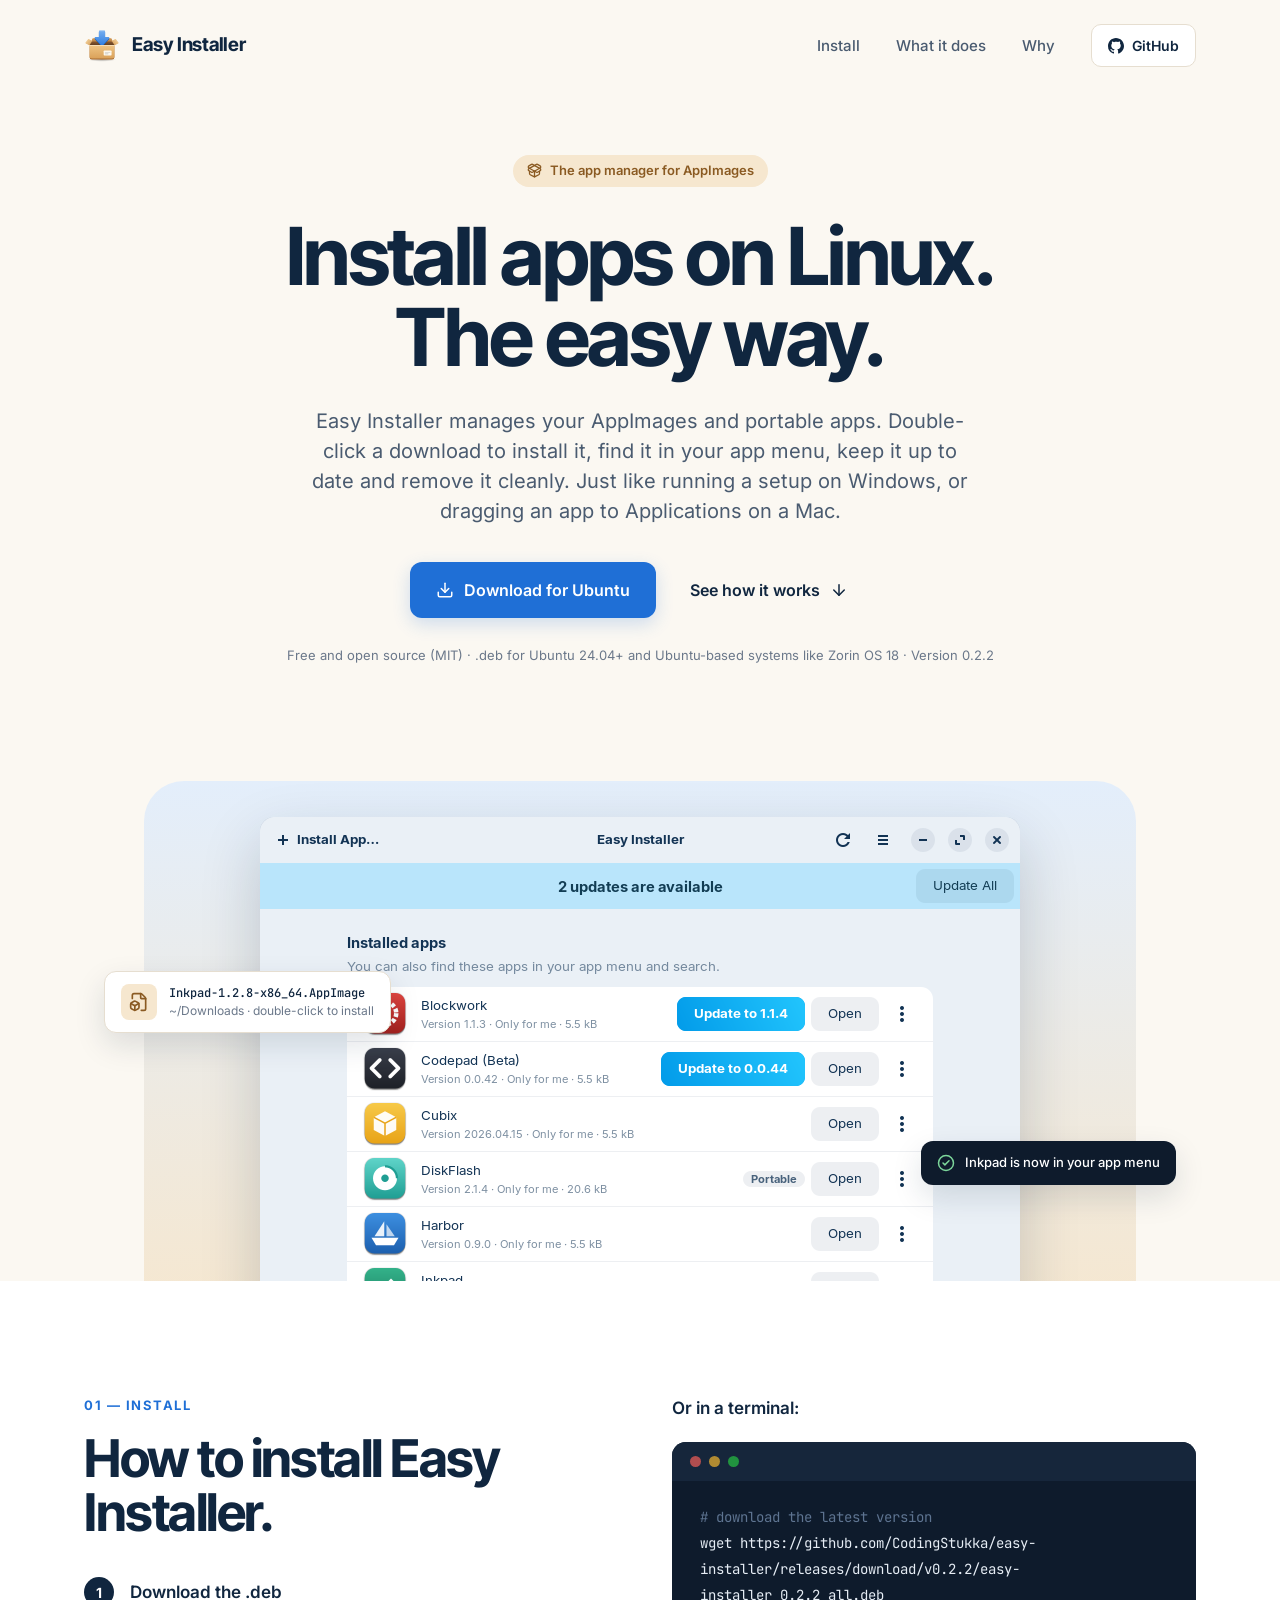
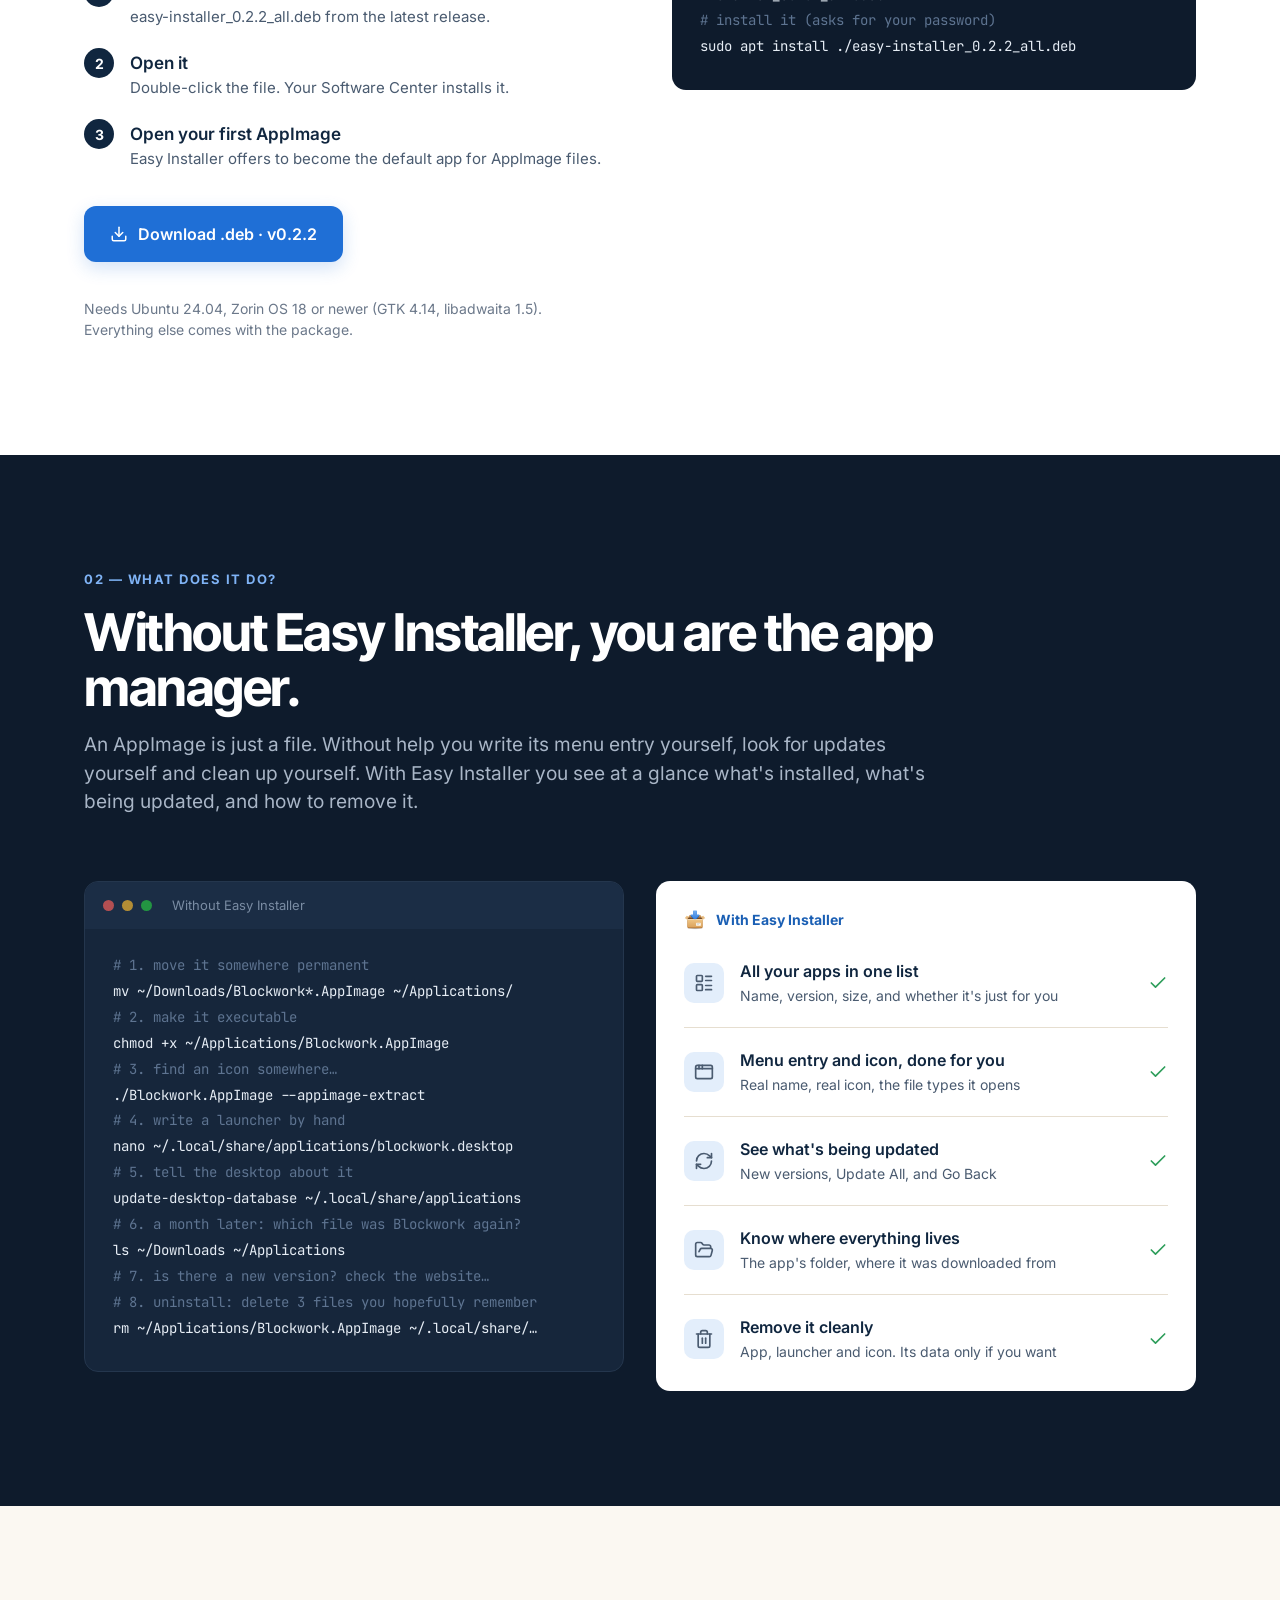
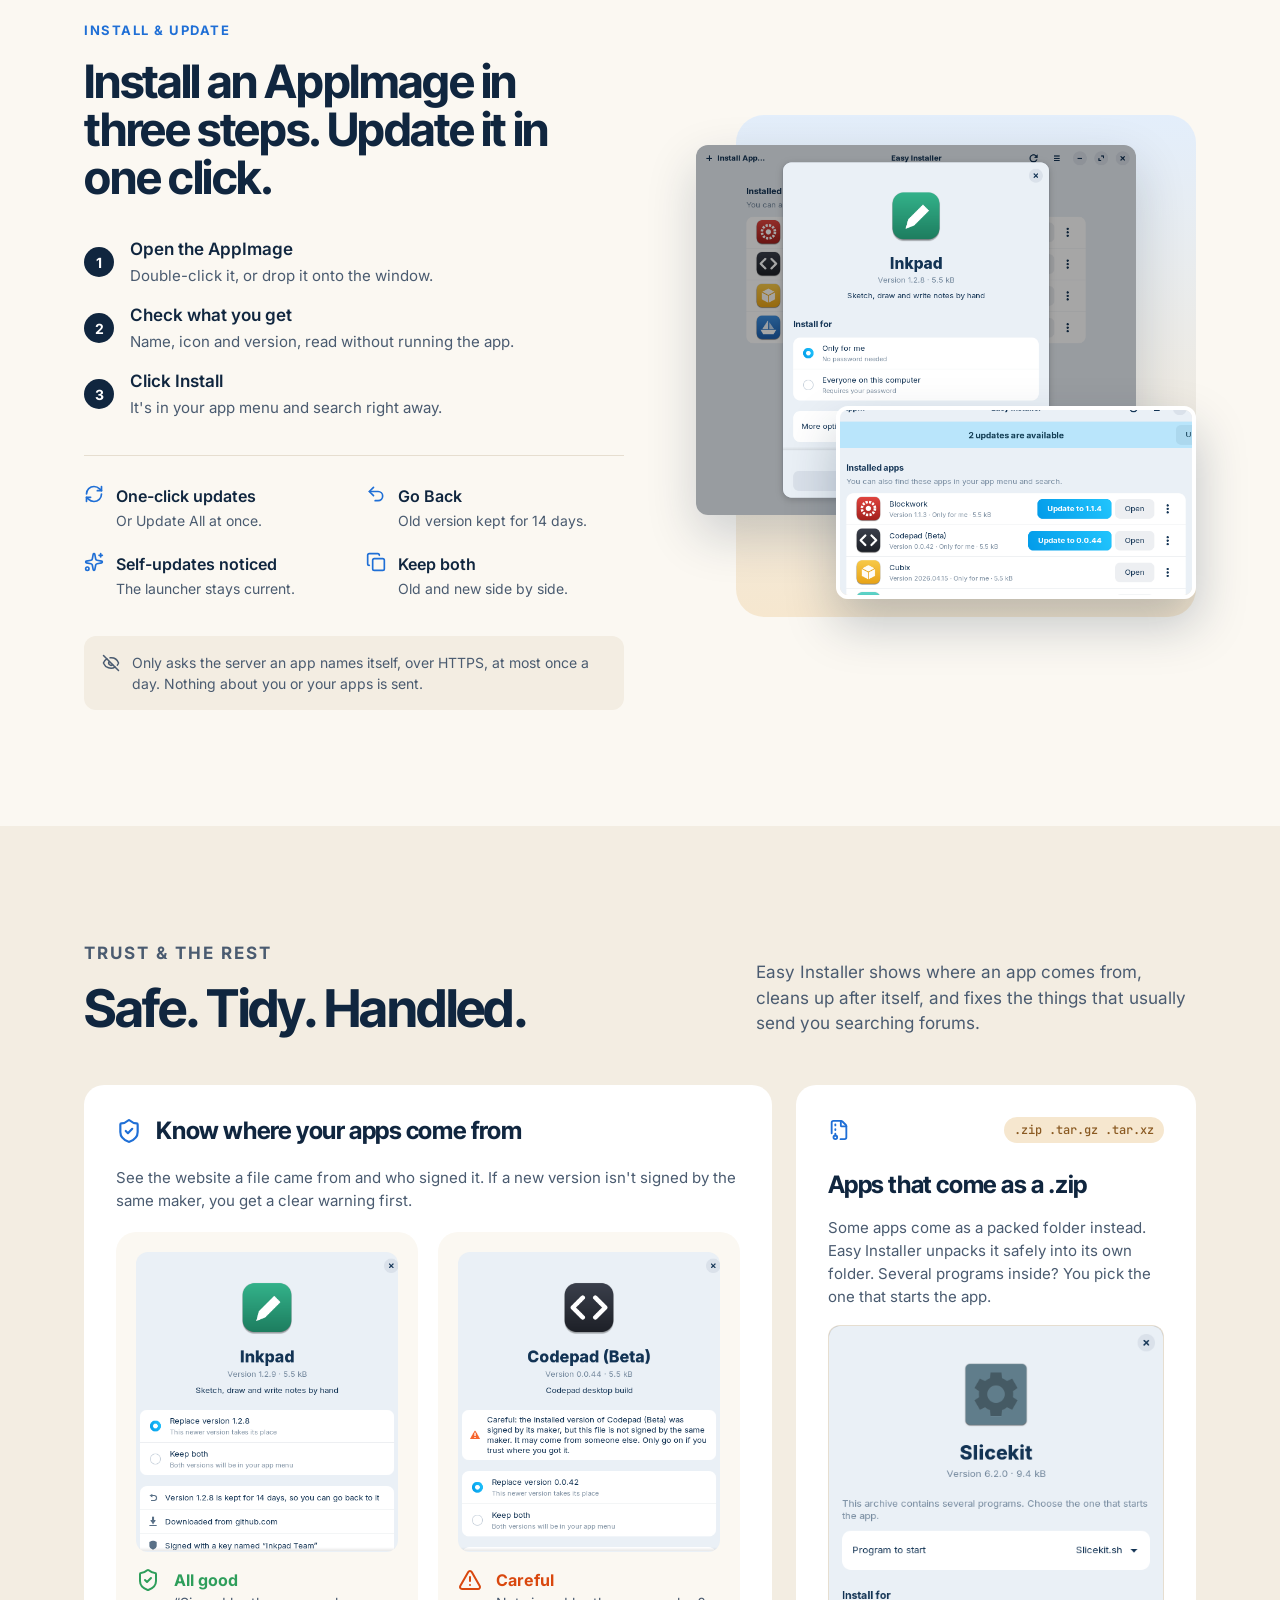
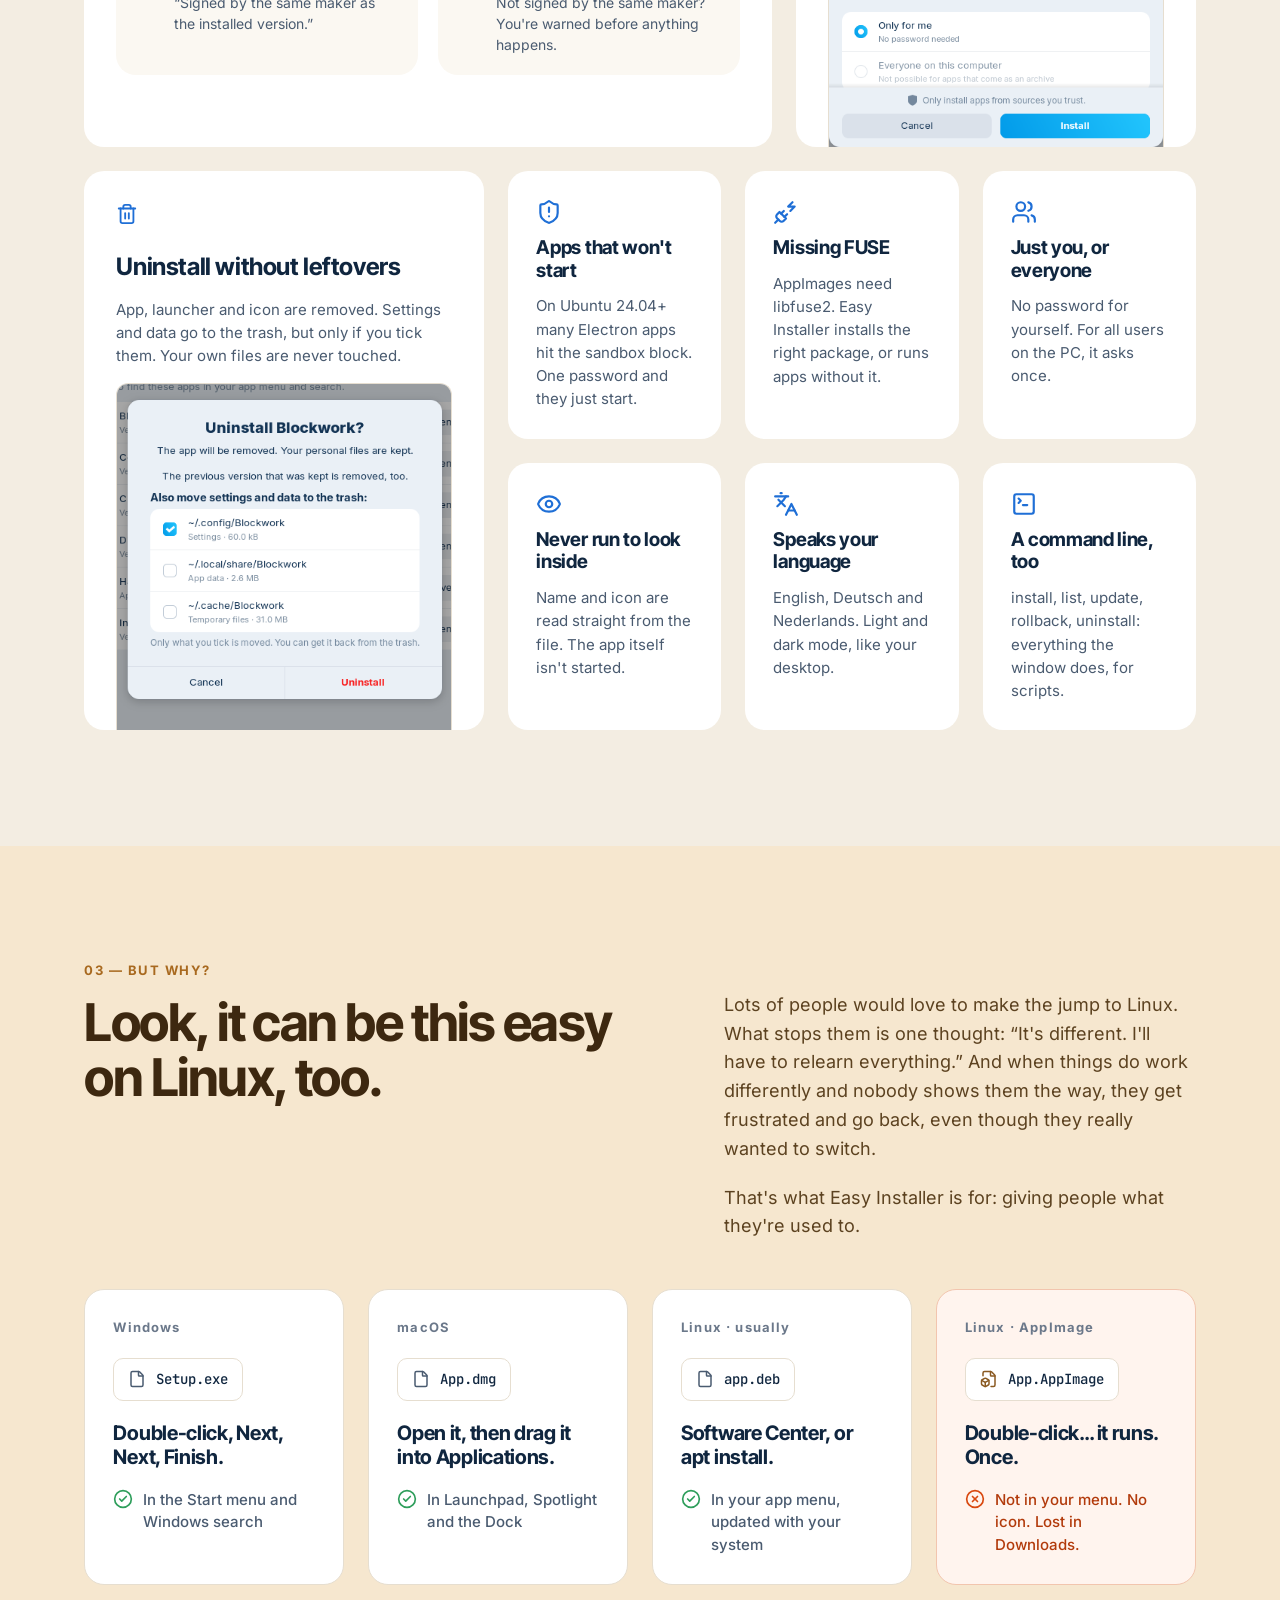
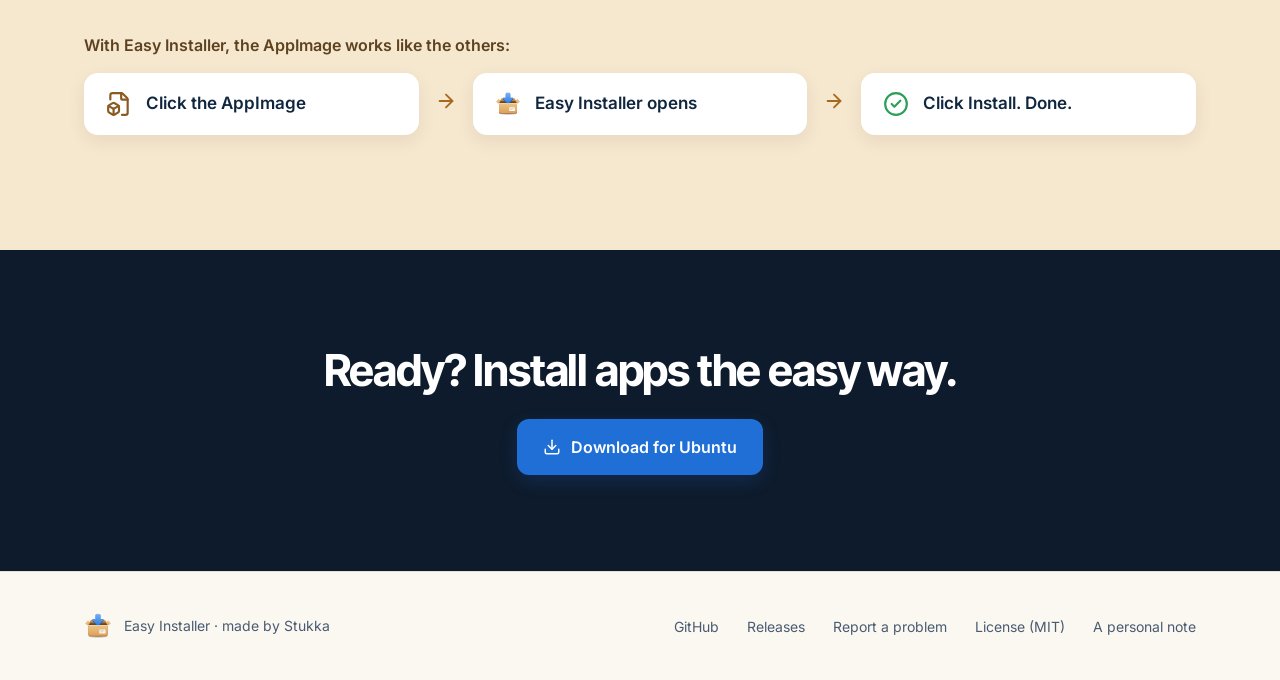
<file: site/index.html>
<!doctype html>
<html lang="en">
<head>
  <meta charset="utf-8">
  <meta name="viewport" content="width=device-width, initial-scale=1">
  <title>Easy Installer – Install AppImages and apps on Linux, the easy way</title>
  <meta name="description" content="Easy Installer is the app manager for AppImages on Linux: double-click a download to install it, find it in your app menu, update it in one click and remove it cleanly. Free and open source.">
  <link rel="canonical" href="https://codingstukka.github.io/easy-installer/">
  <meta name="theme-color" content="#fbf8f2">
  <link rel="icon" href="assets/img/icon.svg" type="image/svg+xml">
  <link rel="icon" href="assets/img/icon-32.png" sizes="32x32" type="image/png">
  <link rel="apple-touch-icon" href="assets/img/icon-180.png">
  <meta property="og:type" content="website">
  <meta property="og:site_name" content="Easy Installer">
  <meta property="og:title" content="Install apps on Linux. The easy way.">
  <meta property="og:description" content="The app manager for AppImages: install, update and remove them like on Windows or Mac.">
  <meta property="og:url" content="https://codingstukka.github.io/easy-installer/">
  <meta property="og:image" content="https://codingstukka.github.io/easy-installer/assets/img/og-image.png">
  <meta property="og:image:width" content="1200">
  <meta property="og:image:height" content="630">
  <meta name="twitter:card" content="summary_large_image">
  <link rel="preload" href="assets/fonts/inter.woff2" as="font" type="font/woff2" crossorigin>
  <link rel="preload" href="assets/fonts/inter-tight.woff2" as="font" type="font/woff2" crossorigin>
  <link rel="stylesheet" href="assets/style.css">
  <script type="application/ld+json">
  {
    "@context": "https://schema.org",
    "@type": "SoftwareApplication",
    "name": "Easy Installer",
    "description": "The app manager for AppImages on Linux: install, update and remove AppImages and portable apps with one click.",
    "applicationCategory": "UtilitiesApplication",
    "operatingSystem": "Linux (Ubuntu 24.04 or newer, Zorin OS 18)",
    "softwareVersion": "0.2.2",
    "license": "https://opensource.org/license/mit",
    "url": "https://codingstukka.github.io/easy-installer/",
    "downloadUrl": "https://github.com/CodingStukka/easy-installer/releases/download/v0.2.2/easy-installer_0.2.2_all.deb",
    "image": "https://codingstukka.github.io/easy-installer/assets/img/app-window.webp",
    "author": { "@type": "Person", "name": "Stukka" },
    "offers": { "@type": "Offer", "price": "0", "priceCurrency": "EUR" }
  }
  </script>
</head>
<body>
  <a class="skip-link" href="#main">Skip to content</a>

  <header class="nav">
    <div class="wrap">
      <a class="brand" href="./"><img src="assets/img/icon.svg" alt="" width="36" height="36"><span>Easy Installer</span></a>
      <nav aria-label="Main">
        <ul class="nav-links">
          <li><a href="#install">Install</a></li>
          <li><a href="#what-it-does">What it does</a></li>
          <li><a href="#why">Why</a></li>
          <li><a class="gh" href="https://github.com/CodingStukka/easy-installer"><svg aria-hidden="true"><use href="assets/icons.svg#github"/></svg>GitHub</a></li>
        </ul>
      </nav>
    </div>
  </header>

  <main id="main">
    <section class="hero" aria-labelledby="hero-title">
      <div class="wrap">
        <div class="hero-copy">
          <p class="eyebrow"><svg aria-hidden="true"><use href="assets/icons.svg#package-open"/></svg>The app manager for AppImages</p>
          <h1 id="hero-title"><span>Install apps on Linux.</span> <span>The easy way.</span></h1>
          <p class="lead">Easy Installer manages your AppImages and portable apps. Double-click a download to install it, find it in your app menu, keep it up to date and remove it cleanly. Just like running a setup on Windows, or dragging an app to Applications on a Mac.</p>
          <div class="ctas">
            <a class="btn btn--primary" href="https://github.com/CodingStukka/easy-installer/releases/download/v0.2.2/easy-installer_0.2.2_all.deb"><svg aria-hidden="true"><use href="assets/icons.svg#download"/></svg>Download for Ubuntu</a>
            <a class="btn btn--ghost" href="#what-it-does">See how it works<svg aria-hidden="true"><use href="assets/icons.svg#arrow-down"/></svg></a>
          </div>
          <p class="meta">Free and open source (MIT) · .deb for Ubuntu 24.04+ and Ubuntu-based systems like Zorin OS 18 · Version 0.2.2</p>
        </div>
        <div class="stage">
          <img class="window" src="assets/img/app-window.webp" width="760" height="640" alt="The Easy Installer window lists installed apps with their versions. Two apps show an Update button, and a banner says that 2 updates are available.">
          <div class="chip chip--file" aria-hidden="true">
            <span class="file-icon"><svg><use href="assets/icons.svg#file-box"/></svg></span>
            <span><strong>Inkpad-1.2.8-x86_64.AppImage</strong><small>~/Downloads · double-click to install</small></span>
          </div>
          <div class="chip chip--done" aria-hidden="true"><svg><use href="assets/icons.svg#circle-check"/></svg>Inkpad is now in your app menu</div>
        </div>
      </div>
    </section>

    <section class="section section--surface" id="install" aria-labelledby="install-title">
      <div class="wrap install-grid">
        <div class="install-steps">
          <div class="section-head">
            <p class="kicker">01 — Install</p>
            <h2 class="h2" id="install-title">How to install Easy Installer.</h2>
          </div>
          <ol class="steps">
            <li><span class="num">1</span><div><strong>Download the .deb</strong><p>easy-installer_0.2.2_all.deb from the latest release.</p></div></li>
            <li><span class="num">2</span><div><strong>Open it</strong><p>Double-click the file. Your Software Center installs it.</p></div></li>
            <li><span class="num">3</span><div><strong>Open your first AppImage</strong><p>Easy Installer offers to become the default app for AppImage files.</p></div></li>
          </ol>
          <div><a class="btn btn--primary" href="https://github.com/CodingStukka/easy-installer/releases/download/v0.2.2/easy-installer_0.2.2_all.deb"><svg aria-hidden="true"><use href="assets/icons.svg#download"/></svg>Download .deb · v0.2.2</a></div>
          <p class="small-note">Needs Ubuntu 24.04, Zorin OS 18 or newer (GTK 4.14, libadwaita 1.5). Everything else comes with the package.</p>
        </div>
        <div class="install-terminal">
          <h3>Or in a terminal:</h3>
          <div class="terminal">
            <div class="terminal-bar" aria-hidden="true"><i></i><i></i><i></i></div>
<pre><code><span class="c"># download the latest version</span>
wget https://github.com/CodingStukka/easy-installer/releases/download/v0.2.2/easy-installer_0.2.2_all.deb
<span class="c"># install it (asks for your password)</span>
sudo apt install ./easy-installer_0.2.2_all.deb</code></pre>
          </div>
        </div>
      </div>
    </section>

    <section class="section section--night" id="what-it-does" aria-labelledby="without-title">
      <div class="wrap">
        <div class="section-head">
          <p class="kicker">02 — What does it do?</p>
          <h2 class="h2" id="without-title">Without Easy Installer, you are the app manager.</h2>
          <p class="lead">An AppImage is just a file. Without help you write its menu entry yourself, look for updates yourself and clean up yourself. With Easy Installer you see at a glance what's installed, what's being updated, and how to remove it.</p>
        </div>
        <div class="compare">
          <div class="terminal">
            <div class="terminal-bar"><i></i><i></i><i></i><span>Without Easy Installer</span></div>
<pre><code><span class="c"># 1. move it somewhere permanent</span>
mv ~/Downloads/Blockwork*.AppImage ~/Applications/
<span class="c"># 2. make it executable</span>
chmod +x ~/Applications/Blockwork.AppImage
<span class="c"># 3. find an icon somewhere…</span>
./Blockwork.AppImage --appimage-extract
<span class="c"># 4. write a launcher by hand</span>
nano ~/.local/share/applications/blockwork.desktop
<span class="c"># 5. tell the desktop about it</span>
update-desktop-database ~/.local/share/applications
<span class="c"># 6. a month later: which file was Blockwork again?</span>
ls ~/Downloads ~/Applications
<span class="c"># 7. is there a new version? check the website…</span>
<span class="c"># 8. uninstall: delete 3 files you hopefully remember</span>
rm ~/Applications/Blockwork.AppImage ~/.local/share/…</code></pre>
          </div>
          <div class="with-card">
            <h3><img src="assets/img/icon.svg" alt="" width="22" height="22">With Easy Installer</h3>
            <ul class="with-list">
              <li><span class="icon-tile"><svg aria-hidden="true"><use href="assets/icons.svg#layout-list"/></svg></span><div><strong>All your apps in one list</strong><span>Name, version, size, and whether it's just for you</span></div><svg class="ok" aria-hidden="true"><use href="assets/icons.svg#check"/></svg></li>
              <li><span class="icon-tile"><svg aria-hidden="true"><use href="assets/icons.svg#app-window"/></svg></span><div><strong>Menu entry and icon, done for you</strong><span>Real name, real icon, the file types it opens</span></div><svg class="ok" aria-hidden="true"><use href="assets/icons.svg#check"/></svg></li>
              <li><span class="icon-tile"><svg aria-hidden="true"><use href="assets/icons.svg#refresh-cw"/></svg></span><div><strong>See what's being updated</strong><span>New versions, Update All, and Go Back</span></div><svg class="ok" aria-hidden="true"><use href="assets/icons.svg#check"/></svg></li>
              <li><span class="icon-tile"><svg aria-hidden="true"><use href="assets/icons.svg#folder-open"/></svg></span><div><strong>Know where everything lives</strong><span>The app's folder, where it was downloaded from</span></div><svg class="ok" aria-hidden="true"><use href="assets/icons.svg#check"/></svg></li>
              <li><span class="icon-tile"><svg aria-hidden="true"><use href="assets/icons.svg#trash-2"/></svg></span><div><strong>Remove it cleanly</strong><span>App, launcher and icon. Its data only if you want</span></div><svg class="ok" aria-hidden="true"><use href="assets/icons.svg#check"/></svg></li>
            </ul>
          </div>
        </div>
      </div>
    </section>

    <section class="section" aria-labelledby="update-title">
      <div class="wrap feature-split">
        <div class="stack">
          <div class="section-head">
            <p class="kicker">Install &amp; update</p>
            <h2 class="h2" id="update-title">Install an AppImage in three steps. Update it in one click.</h2>
          </div>
          <ol class="mini-steps">
            <li><span class="num">1</span><div><strong>Open the AppImage</strong><span>Double-click it, or drop it onto the window.</span></div></li>
            <li><span class="num">2</span><div><strong>Check what you get</strong><span>Name, icon and version, read without running the app.</span></div></li>
            <li><span class="num">3</span><div><strong>Click Install</strong><span>It's in your app menu and search right away.</span></div></li>
          </ol>
          <ul class="update-grid">
            <li><svg class="icon" aria-hidden="true"><use href="assets/icons.svg#refresh-cw"/></svg><div><strong>One-click updates</strong><span>Or Update All at once.</span></div></li>
            <li><svg class="icon" aria-hidden="true"><use href="assets/icons.svg#undo-2"/></svg><div><strong>Go Back</strong><span>Old version kept for 14 days.</span></div></li>
            <li><svg class="icon" aria-hidden="true"><use href="assets/icons.svg#sparkles"/></svg><div><strong>Self-updates noticed</strong><span>The launcher stays current.</span></div></li>
            <li><svg class="icon" aria-hidden="true"><use href="assets/icons.svg#copy"/></svg><div><strong>Keep both</strong><span>Old and new side by side.</span></div></li>
          </ul>
          <p class="note-box"><svg aria-hidden="true"><use href="assets/icons.svg#eye-off"/></svg>Only asks the server an app names itself, over HTTPS, at most once a day. Nothing about you or your apps is sent.</p>
        </div>
        <div class="screens">
          <img class="back" src="assets/img/install-dialog.webp" width="760" height="640" loading="lazy" alt="The install dialog for Inkpad shows its icon, version and description, with a choice to install it only for you or for everyone on the computer.">
          <img class="front" src="assets/img/updates-list.webp" width="608" height="320" loading="lazy" alt="The app list with a banner saying 2 updates are available and buttons such as Update to 1.1.4.">
        </div>
      </div>
    </section>

    <section class="section section--alt" aria-labelledby="trust-title">
      <div class="wrap">
        <div class="split-head">
          <div class="section-head">
            <p class="kicker">Trust &amp; the rest</p>
            <h2 class="h2" id="trust-title">Safe. Tidy. Handled.</h2>
          </div>
          <p>Easy Installer shows where an app comes from, cleans up after itself, and fixes the things that usually send you searching forums.</p>
        </div>
        <div class="bento">
          <article class="card">
            <div class="card-title"><svg class="icon" aria-hidden="true"><use href="assets/icons.svg#shield-check"/></svg><h3>Know where your apps come from</h3></div>
            <p>See the website a file came from and who signed it. If a new version isn't signed by the same maker, you get a clear warning first.</p>
            <div class="trust-pair">
              <figure class="good">
                <div class="shot"><img src="assets/img/trust-ok.webp" width="460" height="500" loading="lazy" alt="Install dialog for an update: the older version is kept for 14 days, the file was downloaded from github.com and is signed."></div>
                <figcaption><svg aria-hidden="true"><use href="assets/icons.svg#shield-check"/></svg><div><strong>All good</strong>“Signed by the same maker as the installed version.”</div></figcaption>
              </figure>
              <figure class="warn">
                <div class="shot"><img src="assets/img/trust-warning.webp" width="460" height="500" loading="lazy" alt="Install dialog with a warning: the installed version was signed by its maker, but this file is not signed by the same maker."></div>
                <figcaption><svg aria-hidden="true"><use href="assets/icons.svg#triangle-alert"/></svg><div><strong>Careful</strong>Not signed by the same maker? You're warned before anything happens.</div></figcaption>
              </figure>
            </div>
          </article>
          <article class="card card--shot">
            <div class="card-head"><svg class="icon" aria-hidden="true"><use href="assets/icons.svg#file-archive"/></svg><span class="tag">.zip .tar.gz .tar.xz</span></div>
            <h3>Apps that come as a .zip</h3>
            <p>Some apps come as a packed folder instead. Easy Installer unpacks it safely into its own folder. Several programs inside? You pick the one that starts the app.</p>
            <div class="shot"><img src="assets/img/portable-app.webp" width="460" height="580" loading="lazy" alt="Install dialog for an app from an archive, where you choose the program that starts the app."></div>
          </article>
        </div>
        <div class="bento bento-row-2">
          <article class="card card--shot">
            <div class="card-head"><svg class="icon" aria-hidden="true"><use href="assets/icons.svg#trash"/></svg></div>
            <h3>Uninstall without leftovers</h3>
            <p>App, launcher and icon are removed. Settings and data go to the trash, but only if you tick them. Your own files are never touched.</p>
            <div class="shot"><img src="assets/img/uninstall.webp" width="460" height="460" loading="lazy" alt="Uninstall dialog with checkboxes to also move the app's settings, data and temporary files to the trash."></div>
          </article>
          <div class="small-cards">
            <article class="card"><svg class="icon" aria-hidden="true"><use href="assets/icons.svg#shield-alert"/></svg><h3>Apps that won't start</h3><p>On Ubuntu 24.04+ many Electron apps hit the sandbox block. One password and they just start.</p></article>
            <article class="card"><svg class="icon" aria-hidden="true"><use href="assets/icons.svg#plug-zap"/></svg><h3>Missing FUSE</h3><p>AppImages need libfuse2. Easy Installer installs the right package, or runs apps without it.</p></article>
            <article class="card"><svg class="icon" aria-hidden="true"><use href="assets/icons.svg#users"/></svg><h3>Just you, or everyone</h3><p>No password for yourself. For all users on the PC, it asks once.</p></article>
            <article class="card"><svg class="icon" aria-hidden="true"><use href="assets/icons.svg#eye"/></svg><h3>Never run to look inside</h3><p>Name and icon are read straight from the file. The app itself isn't started.</p></article>
            <article class="card"><svg class="icon" aria-hidden="true"><use href="assets/icons.svg#languages"/></svg><h3>Speaks your language</h3><p>English, Deutsch and Nederlands. Light and dark mode, like your desktop.</p></article>
            <article class="card"><svg class="icon" aria-hidden="true"><use href="assets/icons.svg#square-terminal"/></svg><h3>A command line, too</h3><p>install, list, update, rollback, uninstall: everything the window does, for scripts.</p></article>
          </div>
        </div>
      </div>
    </section>

    <section class="section section--warm" id="why" aria-labelledby="why-title">
      <div class="wrap">
        <div class="habits-top">
          <div>
            <p class="kicker">03 — But why?</p>
            <h2 class="h2" id="why-title">Look, it can be this easy on Linux, too.</h2>
          </div>
          <div class="body">
            <p>Lots of people would love to make the jump to Linux. What stops them is one thought: “It's different. I'll have to relearn everything.” And when things do work differently and nobody shows them the way, they get frustrated and go back, even though they really wanted to switch.</p>
            <p>That's what Easy Installer is for: giving people what they're used to.</p>
          </div>
        </div>
        <ul class="platforms" aria-label="How installing works on each system">
          <li class="platform"><span class="os">Windows</span><span class="file"><svg aria-hidden="true"><use href="assets/icons.svg#file"/></svg>Setup.exe</span><h3>Double-click, Next, Next, Finish.</h3><p class="result"><svg aria-hidden="true"><use href="assets/icons.svg#circle-check"/></svg>In the Start menu and Windows search</p></li>
          <li class="platform"><span class="os">macOS</span><span class="file"><svg aria-hidden="true"><use href="assets/icons.svg#file"/></svg>App.dmg</span><h3>Open it, then drag it into Applications.</h3><p class="result"><svg aria-hidden="true"><use href="assets/icons.svg#circle-check"/></svg>In Launchpad, Spotlight and the Dock</p></li>
          <li class="platform"><span class="os">Linux · usually</span><span class="file"><svg aria-hidden="true"><use href="assets/icons.svg#file"/></svg>app.deb</span><h3>Software Center, or apt install.</h3><p class="result"><svg aria-hidden="true"><use href="assets/icons.svg#circle-check"/></svg>In your app menu, updated with your system</p></li>
          <li class="platform platform--bad"><span class="os">Linux · AppImage</span><span class="file"><svg aria-hidden="true"><use href="assets/icons.svg#file-box"/></svg>App.AppImage</span><h3>Double-click… it runs. Once.</h3><p class="result"><svg aria-hidden="true"><use href="assets/icons.svg#circle-x"/></svg>Not in your menu. No icon. Lost in Downloads.</p></li>
        </ul>
        <p class="flow-label">With Easy Installer, the AppImage works like the others:</p>
        <ol class="flow">
          <li class="step"><svg aria-hidden="true"><use href="assets/icons.svg#file-box"/></svg>Click the AppImage</li>
          <li class="arrow" aria-hidden="true"><svg><use href="assets/icons.svg#arrow-right"/></svg></li>
          <li class="step"><img src="assets/img/icon.svg" alt="" width="26" height="26">Easy Installer opens</li>
          <li class="arrow" aria-hidden="true"><svg><use href="assets/icons.svg#arrow-right"/></svg></li>
          <li class="step"><svg aria-hidden="true"><use href="assets/icons.svg#circle-check"/></svg>Click Install. Done.</li>
        </ol>
      </div>
    </section>

    <section class="section--night cta" aria-labelledby="cta-title">
      <div class="wrap">
        <h2 id="cta-title">Ready? Install apps the easy way.</h2>
        <a class="btn btn--primary" href="https://github.com/CodingStukka/easy-installer/releases/download/v0.2.2/easy-installer_0.2.2_all.deb"><svg aria-hidden="true"><use href="assets/icons.svg#download"/></svg>Download for Ubuntu</a>
      </div>
    </section>
  </main>

  <footer class="footer">
    <div class="wrap">
      <a class="brand" href="./"><img src="assets/img/icon.svg" alt="" width="28" height="28"><span>Easy Installer · made by Stukka</span></a>
      <ul>
        <li><a href="https://github.com/CodingStukka/easy-installer">GitHub</a></li>
        <li><a href="https://github.com/CodingStukka/easy-installer/releases">Releases</a></li>
        <li><a href="https://github.com/CodingStukka/easy-installer/issues">Report a problem</a></li>
        <li><a href="https://github.com/CodingStukka/easy-installer/blob/main/LICENSE">License (MIT)</a></li>
        <li><a href="personal-note/">A personal note</a></li>
      </ul>
    </div>
  </footer>
</body>
</html>
</file>
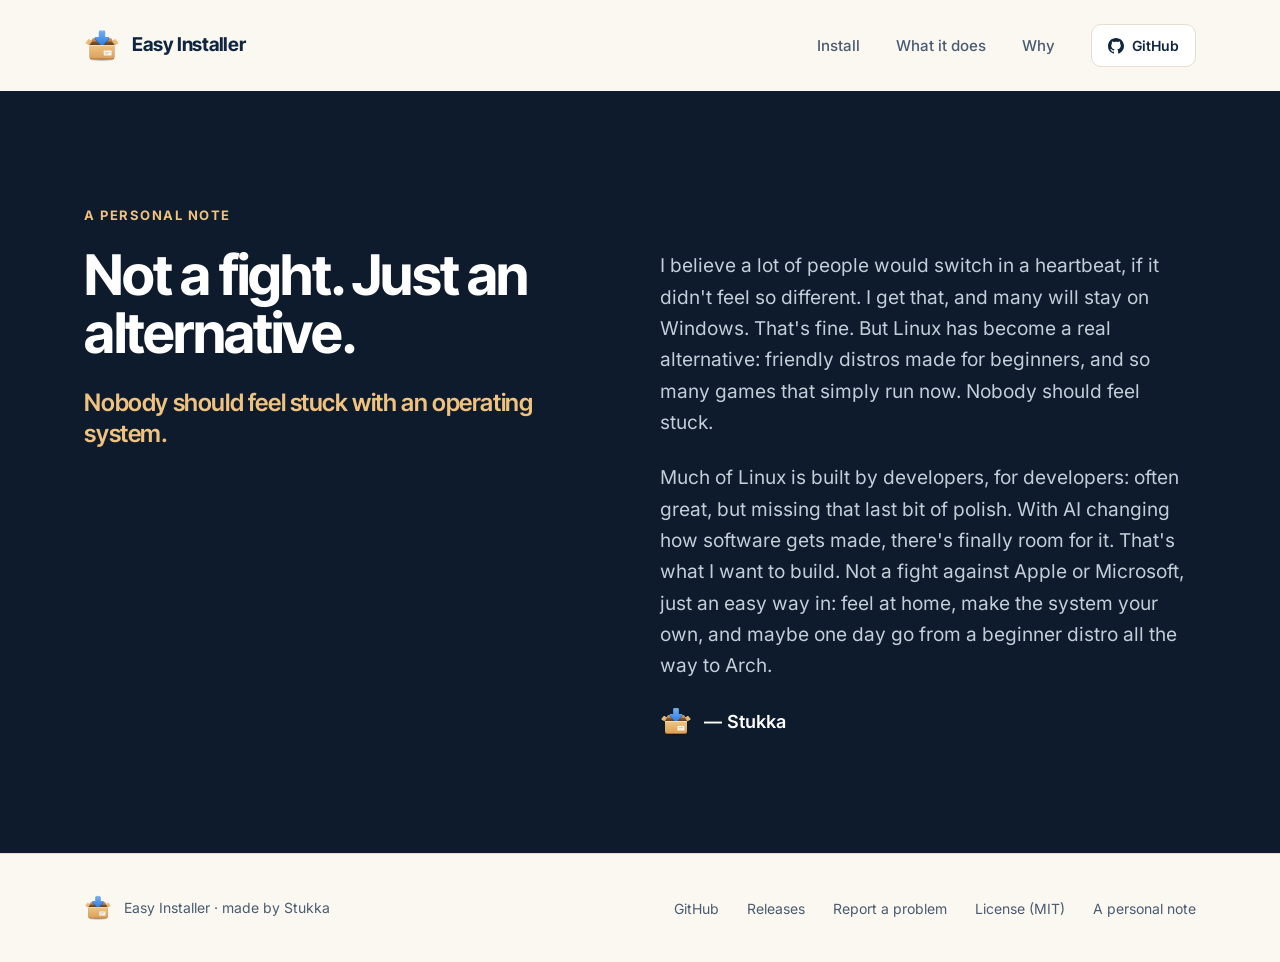
<file: site/personal-note/index.html>
<!doctype html>
<html lang="en">
<head>
  <meta charset="utf-8">
  <meta name="viewport" content="width=device-width, initial-scale=1">
  <title>Not a fight. Just an alternative. – a personal note | Easy Installer</title>
  <meta name="description" content="Why Easy Installer exists: nobody should feel stuck with an operating system. A personal note by Stukka.">
  <link rel="canonical" href="https://codingstukka.github.io/easy-installer/personal-note/">
  <meta name="theme-color" content="#0e1b2c">
  <link rel="icon" href="../assets/img/icon.svg" type="image/svg+xml">
  <link rel="icon" href="../assets/img/icon-32.png" sizes="32x32" type="image/png">
  <link rel="apple-touch-icon" href="../assets/img/icon-180.png">
  <meta property="og:type" content="article">
  <meta property="og:site_name" content="Easy Installer">
  <meta property="og:title" content="Not a fight. Just an alternative.">
  <meta property="og:description" content="Nobody should feel stuck with an operating system. A personal note by Stukka.">
  <meta property="og:url" content="https://codingstukka.github.io/easy-installer/personal-note/">
  <meta property="og:image" content="https://codingstukka.github.io/easy-installer/assets/img/og-image.png">
  <meta name="twitter:card" content="summary_large_image">
  <link rel="preload" href="../assets/fonts/inter.woff2" as="font" type="font/woff2" crossorigin>
  <link rel="preload" href="../assets/fonts/inter-tight.woff2" as="font" type="font/woff2" crossorigin>
  <link rel="stylesheet" href="../assets/style.css">
</head>
<body>
  <a class="skip-link" href="#main">Skip to content</a>

  <header class="nav">
    <div class="wrap">
      <a class="brand" href="../"><img src="../assets/img/icon.svg" alt="" width="36" height="36"><span>Easy Installer</span></a>
      <nav aria-label="Main">
        <ul class="nav-links">
          <li><a href="../#install">Install</a></li>
          <li><a href="../#what-it-does">What it does</a></li>
          <li><a href="../#why">Why</a></li>
          <li><a class="gh" href="https://github.com/CodingStukka/easy-installer"><svg aria-hidden="true"><use href="../assets/icons.svg#github"/></svg>GitHub</a></li>
        </ul>
      </nav>
    </div>
  </header>

  <main id="main" class="section section--night">
    <article class="wrap note-grid">
      <header>
        <p class="kicker">A personal note</p>
        <h1>Not a fight. Just an alternative.</h1>
        <p class="hook">Nobody should feel stuck with an operating system.</p>
      </header>
      <div class="note-body">
        <p>I believe a lot of people would switch in a heartbeat, if it didn't feel so different. I get that, and many will stay on Windows. That's fine. But Linux has become a real alternative: friendly distros made for beginners, and so many games that simply run now. Nobody should feel stuck.</p>
        <p>Much of Linux is built by developers, for developers: often great, but missing that last bit of polish. With AI changing how software gets made, there's finally room for it. That's what I want to build. Not a fight against Apple or Microsoft, just an easy way in: feel at home, make the system your own, and maybe one day go from a beginner distro all the way to Arch.</p>
        <p class="signature"><img src="../assets/img/icon.svg" alt="" width="32" height="32">— Stukka</p>
      </div>
    </article>
  </main>

  <footer class="footer">
    <div class="wrap">
      <a class="brand" href="../"><img src="../assets/img/icon.svg" alt="" width="28" height="28"><span>Easy Installer · made by Stukka</span></a>
      <ul>
        <li><a href="https://github.com/CodingStukka/easy-installer">GitHub</a></li>
        <li><a href="https://github.com/CodingStukka/easy-installer/releases">Releases</a></li>
        <li><a href="https://github.com/CodingStukka/easy-installer/issues">Report a problem</a></li>
        <li><a href="https://github.com/CodingStukka/easy-installer/blob/main/LICENSE">License (MIT)</a></li>
        <li><a href="./" aria-current="page">A personal note</a></li>
      </ul>
    </div>
  </footer>
</body>
</html>
</file>
<file: site/assets/style.css>
/* Easy Installer website. Design source: the Pencil file (landing page, guide, personal note). */

@font-face {
  font-family: "Inter";
  font-style: normal;
  font-weight: 400 700;
  font-display: swap;
  src: url("fonts/inter.woff2") format("woff2");
}
@font-face {
  font-family: "Inter Tight";
  font-style: normal;
  font-weight: 600 700;
  font-display: swap;
  src: url("fonts/inter-tight.woff2") format("woff2");
}
@font-face {
  font-family: "JetBrains Mono";
  font-style: normal;
  font-weight: 400 600;
  font-display: swap;
  src: url("fonts/jetbrains-mono.woff2") format("woff2");
}

:root {
  --bg: #fbf8f2;
  --bg-alt: #f3ede2;
  --surface: #ffffff;
  --ink: #10263f;
  --ink-2: #4a5b70;
  --ink-3: #6b788a;
  --line: #e6ded0;
  --accent: #1f6fd6;
  --accent-dark: #1a5fb4;
  --accent-soft: #e3eefb;
  --box-soft: #f6e7cf;
  --brown: #3d2810;
  --brown-2: #5c4220;
  --brown-3: #8a5a22;
  --gold: #a8691f;
  --night: #0e1b2c;
  --night-2: #16263b;
  --good: #2e9e5b;
  --bad: #c2410c;
  --font-head: "Inter Tight", "Inter", system-ui, sans-serif;
  --font-body: "Inter", system-ui, sans-serif;
  --font-mono: "JetBrains Mono", ui-monospace, monospace;
  --pad-x: clamp(20px, 6.6vw, 96px);
  --pad-y: clamp(72px, 9vw, 120px);
  --max: 1248px;
}

*, *::before, *::after { box-sizing: border-box; }
html { scroll-behavior: smooth; -webkit-text-size-adjust: 100%; }
body {
  margin: 0;
  background: var(--bg);
  color: var(--ink);
  font-family: var(--font-body);
  font-size: 16px;
  line-height: 1.5;
  -webkit-font-smoothing: antialiased;
}
img { display: block; max-width: 100%; height: auto; }
a { color: inherit; }
h1, h2, h3, p { margin: 0; }
code, pre { font-family: var(--font-mono); }
:focus-visible { outline: 3px solid var(--accent); outline-offset: 3px; border-radius: 6px; }

.skip-link {
  position: absolute; left: 12px; top: -60px; z-index: 10;
  padding: 10px 14px; border-radius: 10px; background: var(--ink); color: #fff;
}
.skip-link:focus { top: 12px; }

.wrap { width: 100%; max-width: calc(var(--max) + 2 * var(--pad-x)); margin: 0 auto; padding: 0 var(--pad-x); }
.section { padding: var(--pad-y) 0; }
.section--surface { background: var(--surface); }
.section--alt { background: var(--bg-alt); }
.section--warm { background: var(--box-soft); }
.section--night { background: var(--night); color: #fff; }

.kicker {
  font-size: 13px; font-weight: 700; letter-spacing: 0.115em; text-transform: uppercase;
  color: var(--accent);
}
.section--night .kicker { color: #7fb3f5; }
.section--warm .kicker { color: var(--gold); }
.h2 {
  font-family: var(--font-head); font-weight: 700;
  font-size: clamp(34px, 4.4vw, 52px); line-height: 1.05; letter-spacing: -0.03em;
}
.lead { font-size: clamp(17px, 1.5vw, 19px); line-height: 1.5; color: var(--ink-2); }
.section--night .lead { color: #a9b6c7; }
.section-head { display: grid; gap: 16px; max-width: 860px; }

.btn {
  display: inline-flex; align-items: center; gap: 10px;
  padding: 16px 26px; border-radius: 12px;
  font-weight: 600; font-size: 16px; text-decoration: none;
  transition: background-color .15s, transform .15s;
}
.btn svg { width: 18px; height: 18px; flex: none; }
.btn--primary { background: var(--accent); color: #fff; box-shadow: 0 6px 18px rgb(31 111 214 / 20%); }
.btn--primary:hover { background: var(--accent-dark); }
.btn--ghost { color: var(--ink); padding-inline: 22px; }
.btn--ghost:hover { background: rgb(16 38 63 / 6%); }

.icon { width: 22px; height: 22px; flex: none; color: var(--accent); }

/* --- Navigation ---------------------------------------------------------------------- */
.nav { padding: 24px 0; }
.nav .wrap { display: flex; align-items: center; justify-content: space-between; gap: 24px; }
.brand { display: inline-flex; align-items: center; gap: 12px; text-decoration: none; }
.brand img { width: 36px; height: 36px; }
.brand span { font-family: var(--font-head); font-weight: 700; font-size: 19px; letter-spacing: -0.015em; }
.nav-links { display: flex; align-items: center; gap: 36px; list-style: none; margin: 0; padding: 0; }
.nav-links a { text-decoration: none; font-size: 15px; font-weight: 500; color: var(--ink-2); }
.nav-links a:hover { color: var(--ink); }
.nav-links .gh {
  display: inline-flex; align-items: center; gap: 8px; padding: 10px 16px; border-radius: 10px;
  border: 1px solid var(--line); background: var(--surface); color: var(--ink); font-weight: 600; font-size: 14px;
}
.nav-links .gh svg { width: 16px; height: 16px; }

/* --- Hero ---------------------------------------------------------------------------- */
.hero { padding-top: clamp(40px, 5vw, 72px); text-align: center; overflow: hidden; }
.hero-copy { display: grid; justify-items: center; gap: 28px; max-width: 1120px; margin: 0 auto; }
.eyebrow {
  display: inline-flex; align-items: center; gap: 8px; padding: 6px 14px; border-radius: 999px;
  background: var(--box-soft); color: var(--brown-3); font-size: 13px; font-weight: 600;
}
.eyebrow svg { width: 15px; height: 15px; }
.hero h1 {
  font-family: var(--font-head); font-weight: 700;
  font-size: clamp(44px, 6.6vw, 80px); line-height: 1.02; letter-spacing: -0.032em;
}
.hero h1 span { display: block; }
.hero .lead { max-width: 680px; font-size: clamp(17px, 1.6vw, 20px); }
.ctas { display: flex; flex-wrap: wrap; justify-content: center; gap: 12px; padding-top: 8px; }
.meta { font-size: 13px; color: var(--ink-3); }
.stage { position: relative; max-width: 1120px; margin: 56px auto 0; height: clamp(360px, 46vw, 560px); }
.stage::before {
  content: ""; position: absolute; inset: 60px 60px -40px; border-radius: 40px 40px 0 0;
  background: linear-gradient(180deg, var(--accent-soft), var(--box-soft));
}
.stage .window {
  position: absolute; left: 50%; top: 96px; width: min(760px, 86%); transform: translateX(-50%);
  border-radius: 14px; box-shadow: 0 24px 60px rgb(16 38 63 / 20%);
}
.chip {
  position: absolute; display: flex; align-items: center; gap: 12px; padding: 12px 16px; border-radius: 12px;
  text-align: left; font-size: 12px; box-shadow: 0 12px 30px rgb(16 38 63 / 13%);
}
.chip--file { left: 20px; top: 250px; background: var(--surface); border: 1px solid var(--line); }
.chip--file .file-icon {
  display: grid; place-items: center; width: 36px; height: 36px; border-radius: 8px;
  background: var(--box-soft); color: var(--brown-3);
}
.chip--file .file-icon svg { width: 20px; height: 20px; }
.chip--file strong { display: block; font-family: var(--font-mono); font-weight: 500; }
.chip--file small { font-size: 12px; color: var(--ink-3); }
.chip--done { right: 20px; top: 420px; gap: 10px; background: var(--night); color: #fff; font-size: 13px; font-weight: 500; }
.chip--done svg { width: 18px; height: 18px; color: #7cd69b; }

/* --- 01 Install ---------------------------------------------------------------------- */
.install-grid { display: grid; grid-template-columns: 1fr 1fr; gap: 64px; align-items: start; }
.install-steps { display: grid; gap: 36px; }
.steps { display: grid; gap: 20px; list-style: none; margin: 0; padding: 0; }
.steps li { display: grid; grid-template-columns: 30px 1fr; gap: 16px; }
.num {
  display: grid; place-items: center; width: 30px; height: 30px; border-radius: 50%;
  background: var(--ink); color: #fff; font-size: 14px; font-weight: 700;
}
.steps strong { display: block; font-size: 17px; font-weight: 600; padding-top: 3px; }
.steps p { font-size: 15px; color: var(--ink-2); }
.small-note { font-size: 14px; color: var(--ink-3); }
.terminal { border-radius: 14px; overflow: hidden; background: var(--night); color: #e6edf5; }
.terminal-bar { display: flex; align-items: center; gap: 8px; padding: 14px 18px; background: var(--night-2); color: #7a8ca3; font-size: 13px; }
.terminal-bar i { width: 11px; height: 11px; border-radius: 50%; background: #ff6159aa; }
.terminal-bar i:nth-child(2) { background: #ffbd2eaa; }
.terminal-bar i:nth-child(3) { background: #28c941aa; }
.terminal-bar span { margin-left: 12px; }
.terminal pre { margin: 0; padding: 24px 28px 30px; font-size: 14px; line-height: 1.85; white-space: pre-wrap; word-break: break-word; }
.terminal .c { color: #5e7491; }
.install-terminal h3 { font-size: 17px; font-weight: 600; margin-bottom: 20px; }

/* --- 02 Without / with --------------------------------------------------------------- */
.compare { display: grid; grid-template-columns: 1fr 1fr; gap: 32px; align-items: start; margin-top: 64px; }
.section--night .terminal { background: var(--night-2); border: 1px solid #24364d; }
.section--night .terminal .terminal-bar { background: #1b2d45; }
.with-card { background: var(--surface); color: var(--ink); border-radius: 14px; padding: 8px 28px; }
.with-card h3 {
  display: flex; align-items: center; gap: 10px; padding: 20px 0 8px;
  font-size: 14px; font-weight: 700; color: var(--accent-dark);
}
.with-card h3 img { width: 22px; height: 22px; }
.with-list { list-style: none; margin: 0; padding: 0; }
.with-list li { display: grid; grid-template-columns: 40px 1fr 20px; gap: 16px; align-items: center; padding: 20px 0; }
.with-list li + li { border-top: 1px solid var(--line); }
.icon-tile { display: grid; place-items: center; width: 40px; height: 40px; border-radius: 10px; background: var(--accent-soft); color: var(--accent); }
.icon-tile svg { width: 20px; height: 20px; }
.with-list strong { display: block; font-size: 16px; font-weight: 600; }
.with-list span { font-size: 14px; color: var(--ink-2); }
.with-list .ok { width: 20px; height: 20px; color: var(--good); }

/* --- Install & update ---------------------------------------------------------------- */
.feature-split { display: grid; grid-template-columns: 540px 1fr; gap: 72px; align-items: center; }
.feature-split .h2 { font-size: clamp(32px, 3.8vw, 46px); }
.mini-steps { display: grid; gap: 16px; list-style: none; margin: 0; padding: 0; }
.mini-steps li { display: grid; grid-template-columns: 30px 1fr; gap: 16px; align-items: center; }
.mini-steps strong { display: block; font-size: 17px; font-weight: 600; }
.mini-steps div span { font-size: 15px; color: var(--ink-2); }
.update-grid { display: grid; grid-template-columns: 1fr 1fr; gap: 20px 24px; padding-top: 28px; border-top: 1px solid var(--line); list-style: none; margin: 0; padding-left: 0; }
.update-grid li { display: flex; gap: 12px; }
.update-grid .icon { width: 20px; height: 20px; }
.update-grid strong { display: block; font-size: 16px; font-weight: 600; }
.update-grid span { font-size: 14px; color: var(--ink-2); }
.note-box { display: flex; gap: 12px; padding: 16px 18px; border-radius: 12px; background: var(--bg-alt); font-size: 14px; color: var(--ink-2); }
.note-box svg { width: 18px; height: 18px; flex: none; margin-top: 2px; }
.stack { display: grid; gap: 36px; }
.screens { position: relative; aspect-ratio: 636 / 640; }
.screens::before {
  content: ""; position: absolute; left: 8%; top: 0; right: 0; bottom: 0; border-radius: 28px;
  background: linear-gradient(180deg, var(--accent-soft), var(--box-soft));
}
.screens img { position: absolute; border-radius: 12px; }
.screens .back { left: 0; top: 6%; width: 88%; box-shadow: 0 20px 50px rgb(16 38 63 / 19%); }
.screens .front { right: 0; top: 58%; width: 72%; border: 4px solid var(--surface); box-shadow: 0 24px 50px rgb(16 38 63 / 25%); }

/* --- Trust & the rest ---------------------------------------------------------------- */
.split-head { display: flex; justify-content: space-between; align-items: end; gap: 40px; margin-bottom: 48px; }
.split-head p { max-width: 440px; font-size: 17px; line-height: 1.5; color: var(--ink-2); }
.bento { display: grid; grid-template-columns: 1fr 400px; gap: 24px; }
.bento-row-2 { grid-template-columns: 400px 1fr; margin-top: 24px; }
.card { background: var(--surface); border-radius: 20px; padding: 32px; }
.card h3 { font-family: var(--font-head); font-size: 24px; font-weight: 700; letter-spacing: -0.017em; line-height: 1.2; }
.card p { font-size: 15px; line-height: 1.55; color: var(--ink-2); }
.card-head { display: flex; align-items: center; justify-content: space-between; gap: 12px; margin-bottom: 12px; }
.card-title { display: flex; align-items: center; gap: 14px; margin-bottom: 20px; }
.card-title .icon { width: 26px; height: 26px; }
.tag { padding: 4px 10px; border-radius: 999px; background: var(--box-soft); color: var(--brown-3); font-family: var(--font-mono); font-size: 12px; font-weight: 500; }
.card--shot { display: flex; flex-direction: column; gap: 16px; padding-bottom: 0; overflow: hidden; }
.card--shot .shot { flex: 1; min-height: 300px; border: 1px solid var(--line); border-bottom: 0; border-radius: 12px 12px 0 0; overflow: hidden; }
.card--shot .shot img { width: 100%; height: 100%; object-fit: cover; object-position: top; }
.trust-pair { display: grid; grid-template-columns: 1fr 1fr; gap: 20px; margin-top: 20px; }
.trust-pair figure { margin: 0; padding: 20px; border-radius: 20px; background: var(--bg); display: grid; gap: 16px; align-content: start; }
.trust-pair .shot { height: 300px; border-radius: 12px; overflow: hidden; }
.trust-pair .shot img { width: 100%; height: 100%; object-fit: cover; object-position: top; }
.trust-pair figcaption { display: grid; grid-template-columns: 24px 1fr; gap: 14px; font-size: 14px; color: var(--ink-2); }
.trust-pair figcaption strong { display: block; font-size: 16px; }
.trust-pair .good strong, .trust-pair .good svg { color: var(--good); }
.trust-pair .warn strong, .trust-pair .warn svg { color: #d9480f; }
.trust-pair figcaption svg { width: 24px; height: 24px; }
.small-cards { display: grid; grid-template-columns: repeat(3, 1fr); gap: 24px; }
.small-cards .card { padding: 28px; display: grid; gap: 12px; align-content: start; }
.small-cards h3 { font-size: 19px; }
.small-cards .icon { width: 26px; height: 26px; }

/* --- 03 Old habits ------------------------------------------------------------------- */
.habits-top { display: grid; grid-template-columns: 560px 1fr; gap: 80px; align-items: start; }
.habits-top .h2 { color: var(--brown); margin-top: 16px; }
.habits-top .body { display: grid; gap: 20px; padding-top: 30px; font-size: 18px; line-height: 1.6; color: var(--brown-2); }
.platforms { display: grid; grid-template-columns: repeat(4, 1fr); gap: 24px; margin: 48px 0 0; padding: 0; list-style: none; }
.platform { display: grid; gap: 20px; align-content: start; padding: 28px; border-radius: 20px; background: var(--surface); border: 1px solid var(--line); }
.platform--bad { background: #fff4ee; border-color: #f2c5ae; }
.platform .os { font-size: 13px; font-weight: 700; letter-spacing: 0.09em; color: var(--ink-3); }
.platform .file {
  justify-self: start; display: inline-flex; align-items: center; gap: 10px; padding: 10px 14px; border-radius: 10px;
  background: var(--surface); border: 1px solid var(--line); font-family: var(--font-mono); font-size: 14px; font-weight: 500;
}
.platform .file svg { width: 18px; height: 18px; color: var(--ink-2); }
.platform--bad .file svg { color: var(--brown-3); }
.platform h3 { font-family: var(--font-head); font-size: 20px; font-weight: 700; letter-spacing: -0.015em; line-height: 1.2; }
.platform .result { display: grid; grid-template-columns: 20px 1fr; gap: 10px; font-size: 15px; font-weight: 500; color: var(--ink-2); }
.platform .result svg { width: 20px; height: 20px; color: var(--good); }
.platform--bad .result { color: #b23a0b; }
.platform--bad .result svg { color: #d9480f; }
.flow-label { margin: 48px 0 16px; font-size: 16px; font-weight: 600; color: var(--brown-2); }
.flow { display: flex; align-items: center; gap: 16px; list-style: none; margin: 0; padding: 0; }
.flow li.step {
  flex: 1; display: flex; align-items: center; gap: 14px; padding: 18px 22px; border-radius: 14px;
  background: var(--surface); font-size: 17px; font-weight: 600; box-shadow: 0 6px 18px rgb(61 40 16 / 8%);
}
.flow li.step svg, .flow li.step img { width: 26px; height: 26px; flex: none; color: var(--brown-3); }
.flow li.step:last-child svg { color: var(--good); }
.flow li.arrow svg { width: 22px; height: 22px; color: var(--gold); }
/* --- CTA + footer -------------------------------------------------------------------- */
.cta { text-align: center; padding: 96px 0; }
.cta .wrap { display: grid; justify-items: center; gap: 24px; }
.cta h2 { font-family: var(--font-head); font-size: clamp(32px, 3.8vw, 44px); font-weight: 700; letter-spacing: -0.027em; line-height: 1.1; }
.footer { padding: 40px 0; border-top: 1px solid var(--line); }
.footer .wrap { display: flex; justify-content: space-between; align-items: center; gap: 24px; flex-wrap: wrap; }
.footer .brand img { width: 28px; height: 28px; }
.footer .brand span { font-family: var(--font-body); font-weight: 400; font-size: 14px; color: var(--ink-2); letter-spacing: 0; }
.footer ul { display: flex; flex-wrap: wrap; gap: 12px 28px; list-style: none; margin: 0; padding: 0; }
.footer a { font-size: 14px; color: var(--ink-2); text-decoration: none; }
.footer a:hover { color: var(--ink); text-decoration: underline; }

/* --- 404 page ----------------------------------------------------------------------- */
.page-head { padding: 96px 0 72px; }
.page-head .wrap { display: grid; gap: 20px; }
.page-head h1 { max-width: 900px; font-family: var(--font-head); font-size: clamp(40px, 5.2vw, 64px); font-weight: 700; letter-spacing: -0.031em; line-height: 1.04; }
.page-head .lead { max-width: 760px; font-size: clamp(17px, 1.6vw, 20px); }

/* --- Personal note ------------------------------------------------------------------- */
.note-grid { display: grid; grid-template-columns: 480px 1fr; gap: 96px; }
.note-grid h1 { font-family: var(--font-head); font-size: clamp(40px, 4.6vw, 56px); font-weight: 700; letter-spacing: -0.032em; line-height: 1.05; margin: 20px 0 24px; }
.note-grid .hook { font-family: var(--font-head); font-size: 24px; font-weight: 600; letter-spacing: -0.017em; line-height: 1.3; color: #f0c27f; }
.note-grid .kicker { color: #f0c27f; }
.note-body { display: grid; gap: 24px; padding-top: 44px; font-size: 19px; line-height: 1.65; color: #c3ced9; }
.signature { display: flex; align-items: center; gap: 12px; color: #fff; font-weight: 600; font-size: 18px; }
.signature img { width: 32px; height: 32px; }

/* --- Responsive ---------------------------------------------------------------------- */
@media (max-width: 1180px) {
  .feature-split, .habits-top, .note-grid { grid-template-columns: 1fr; gap: 48px; }
  .bento, .bento-row-2 { grid-template-columns: 1fr; }
  .platforms { grid-template-columns: repeat(2, 1fr); }
  .habits-top .body, .note-body { padding-top: 0; }
  .screens { max-width: 640px; }
}
@media (max-width: 860px) {
  .nav-links li:not(:last-child) { display: none; }
  .install-grid, .compare, .trust-pair { grid-template-columns: 1fr; }
  .small-cards { grid-template-columns: 1fr 1fr; }
  .split-head { flex-direction: column; align-items: start; }
  .flow { flex-direction: column; align-items: stretch; }
  .flow li.arrow { align-self: center; transform: rotate(90deg); }
  .stage .chip { display: none; }
  .stage .window { top: 40px; width: 94%; }
  .stage::before { inset: 20px 0 -40px; }
  .update-grid { grid-template-columns: 1fr; }
  .terminal pre { padding: 20px; font-size: 12.5px; }
}
@media (max-width: 560px) {
  .platforms, .small-cards { grid-template-columns: 1fr; }
  .stage { height: auto; aspect-ratio: 760 / 600; }
  .with-card { padding: 4px 20px; }
  .card { padding: 24px; }
}
@media (prefers-reduced-motion: reduce) {
  html { scroll-behavior: auto; }
  .btn { transition: none; }
}
</file>
